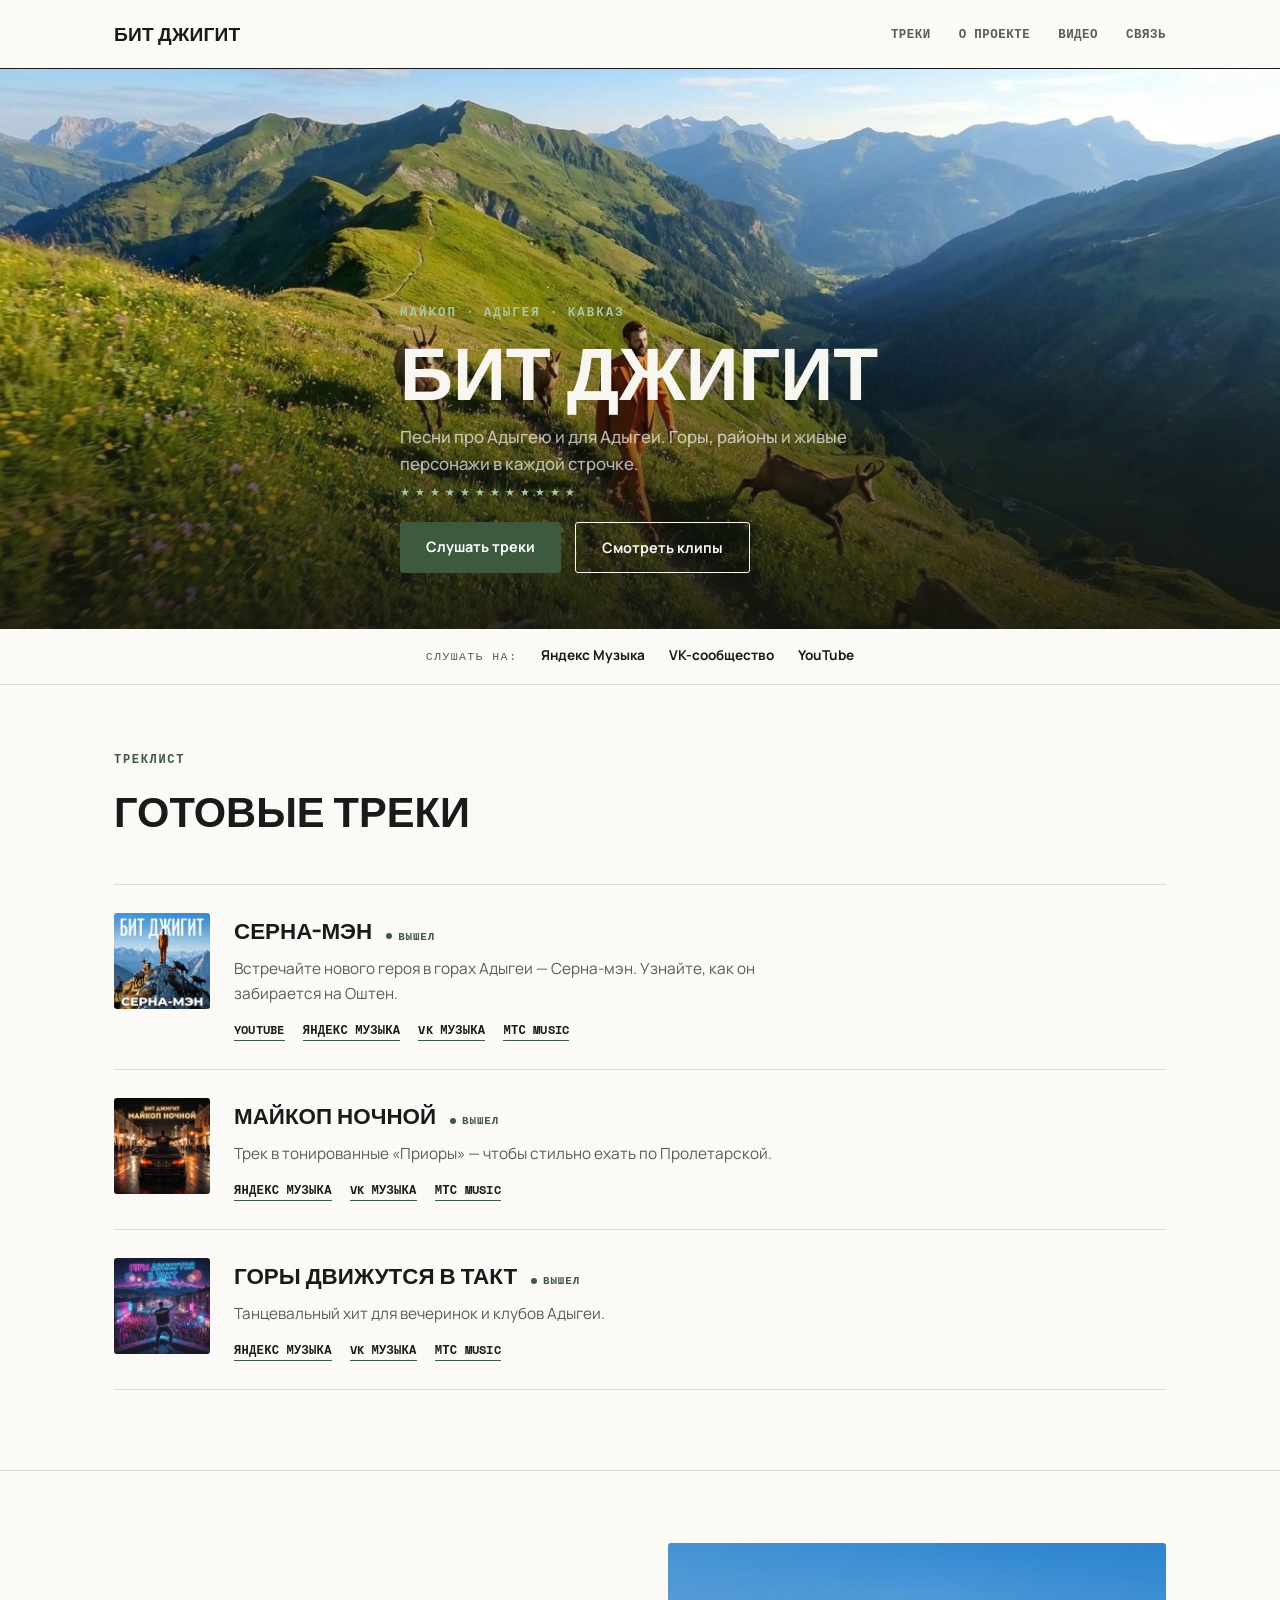
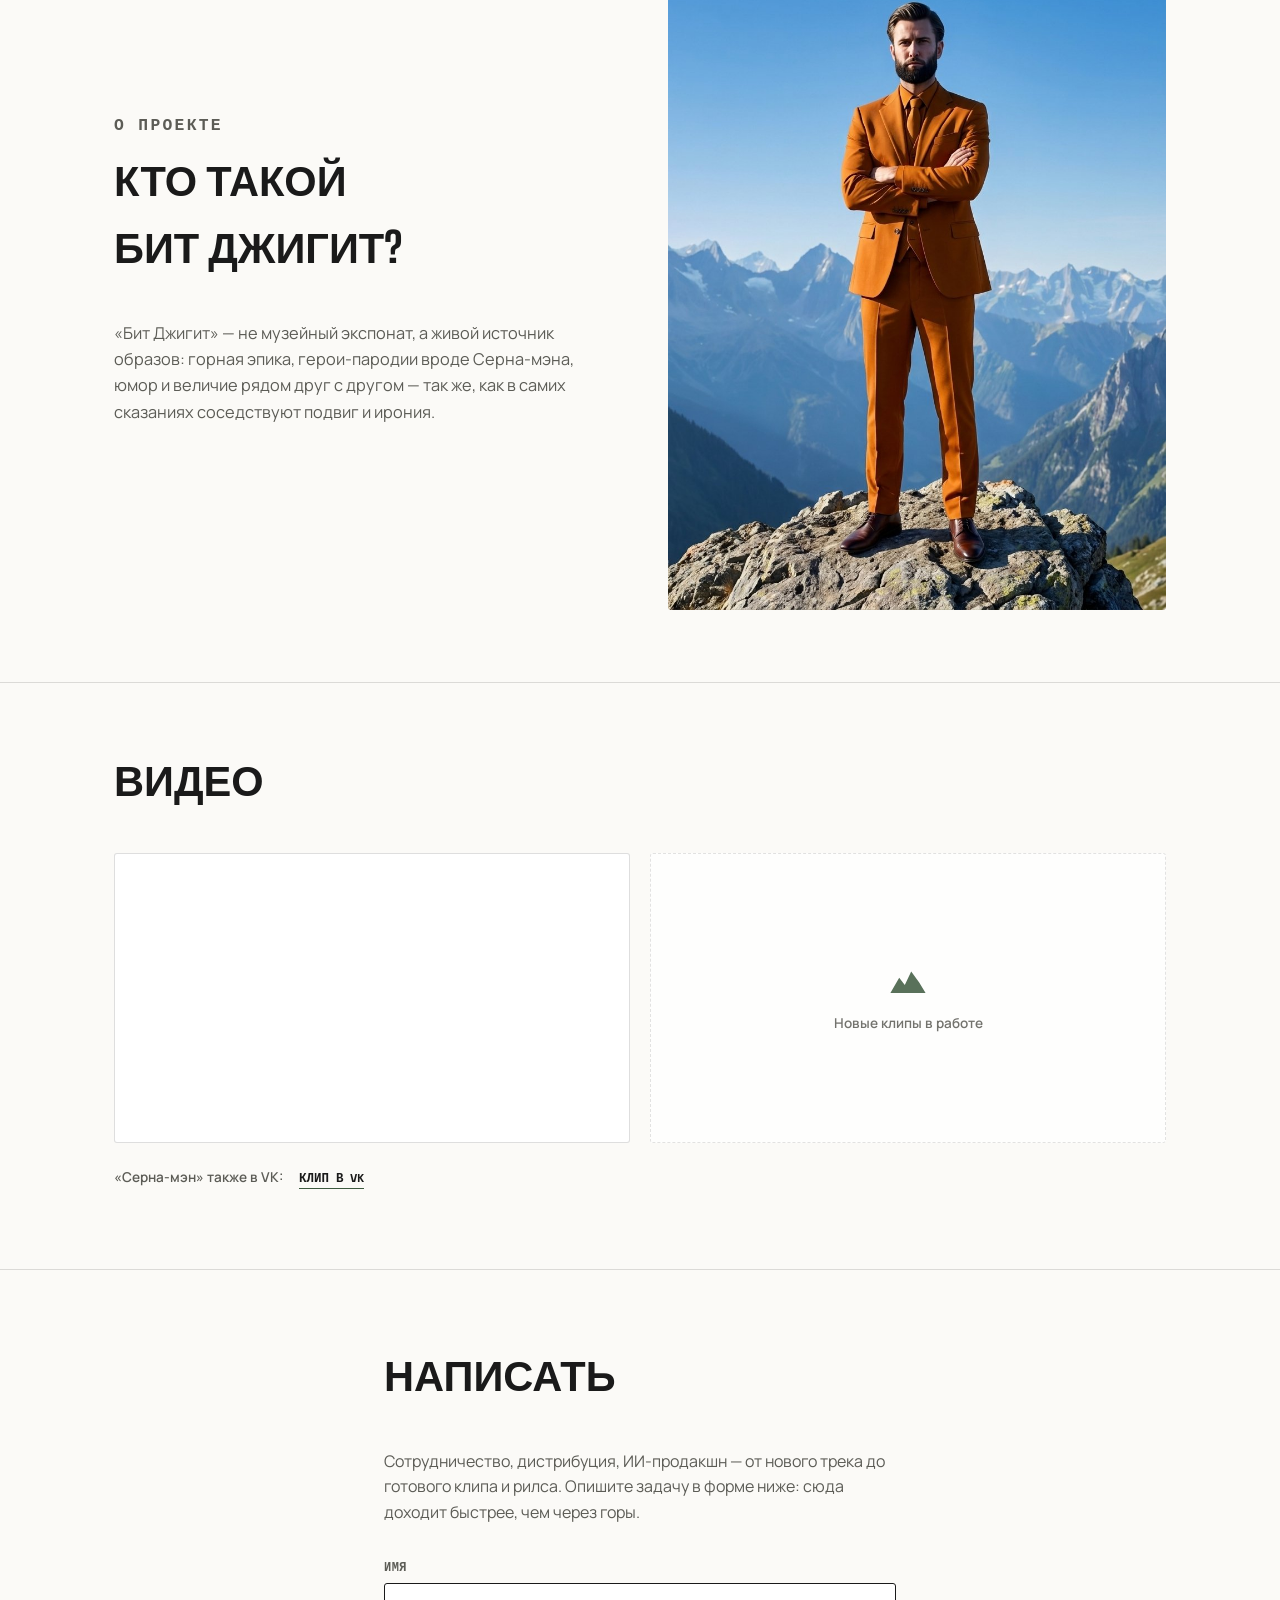
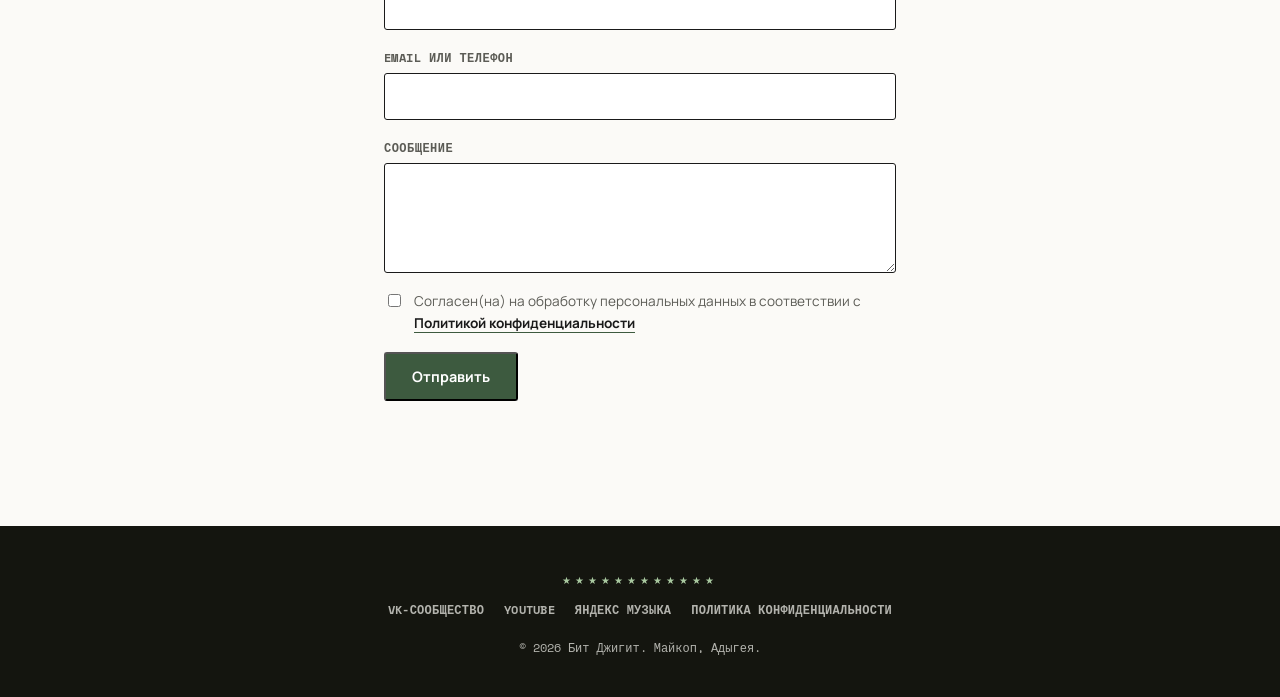
<file: index.html>
<!DOCTYPE html>
<html lang="ru">
<head>
<meta charset="UTF-8">
<meta name="viewport" content="width=device-width, initial-scale=1.0">
<title>Бит Джигит — официальный сайт</title>
<meta name="description" content="Бит Джигит — песни про Адыгею и для Адыгеи. Треки, клипы, дистрибуция, ИИ-продакшн.">
<meta property="og:type" content="music.musician">
<meta property="og:url" content="https://beat-jigit.ru/">
<meta property="og:title" content="Бит Джигит">
<meta property="og:description" content="Песни про Адыгею и для Адыгеи. Треки, клипы, дистрибуция, ИИ-продакшн.">
<meta property="og:image" content="assets/og-cover.png">
<meta property="og:image:width" content="1200">
<meta property="og:image:height" content="630">
<meta name="twitter:card" content="summary_large_image">
<meta name="twitter:title" content="Бит Джигит">
<meta name="twitter:description" content="Песни про Адыгею и для Адыгеи. Треки, клипы, дистрибуция, ИИ-продакшн.">
<link rel="icon" type="image/svg+xml" href="assets/favicon.svg">
<link rel="preconnect" href="https://fonts.googleapis.com">
<link rel="preconnect" href="https://fonts.gstatic.com" crossorigin>
<link href="https://fonts.googleapis.com/css2?family=Big+Shoulders+Display:wght@600;700;800&family=Space+Mono:wght@400;700&family=Manrope:wght@400;500;600;700;800&display=swap" rel="stylesheet">
<link rel="stylesheet" href="css/styles.css">
</head>
<body>

<a href="#main" class="skip-link">Перейти к содержимому</a>

<header class="site-header">
  <div class="wrap header-inner">
    <a href="#top" class="logo">БИТ ДЖИГИТ</a>
    <nav class="main-nav" id="mainNav">
      <a href="#tracks">Треки</a>
      <a href="#about">О проекте</a>
      <a href="#video">Видео</a>
      <a href="#contact">Связь</a>
    </nav>
    <button class="nav-toggle" id="navToggle" aria-label="Открыть меню" aria-expanded="false">
      <span></span><span></span><span></span>
    </button>
  </div>
</header>

<main id="main">

  <section class="hero" id="top">
    <div class="hero-bg" aria-hidden="true">
      <img src="assets/photos/hero-serna-man.jpg" alt="" class="hero-photo">
      <div class="hero-scrim"></div>
    </div>
    <div class="wrap hero-content">
      <p class="hero-kicker">Майкоп &middot; Адыгея &middot; Кавказ</p>
      <h1 class="hero-title">БИТ ДЖИГИТ</h1>
      <p class="hero-tagline">Песни про Адыгею и для Адыгеи. Горы, районы и живые персонажи в каждой строчке.</p>
      <div class="stars-row" aria-hidden="true"></div>
      <div class="hero-actions">
        <a href="#tracks" class="btn btn-primary">Слушать треки</a>
        <a href="#video" class="btn btn-ghost">Смотреть клипы</a>
      </div>
    </div>
  </section>

<div class="trust-strip">
    <div class="wrap trust-strip-inner">
      <span class="trust-strip-label">Слушать на:</span>
      <a href="https://music.yandex.ru/artist/26393732" data-platform="yandex" target="_blank" rel="noopener">Яндекс Музыка</a>
      <a href="https://vk.ru/club240515451" data-platform="vk-community" target="_blank" rel="noopener">VK-сообщество</a>
      <a href="https://youtube.com/@beat_jigit" data-platform="youtube" target="_blank" rel="noopener">YouTube</a>
    </div>
  </div>

  <section class="tracks" id="tracks">
    <div class="wrap">
      <p class="section-kicker">Треклист</p>
      <h2 class="section-title">Готовые треки</h2>

      <div class="track-list">

        <article class="track-card">
          <div class="track-cover">
            <img src="assets/photos/cover-serna-man.jpg" alt="Обложка трека «Серна-мэн»">
          </div>
          <div class="track-info">
            <div class="track-heading">
              <h3>Серна-мэн</h3>
              <span class="status status-released"><i class="status-dot" aria-hidden="true"></i>вышел</span>
            </div>
            <p class="track-desc">Встречайте нового героя в горах Адыгеи — Серна-мэн. Узнайте, как он забирается на Оштен.</p>
            <div class="track-links">
              <a href="https://youtu.be/1_-PlhqpNpg" class="track-link" data-link="youtube" target="_blank" rel="noopener">YouTube</a>
              <a href="https://music.yandex.ru/album/43479272/track/154639227" class="track-link" data-link="yandex" target="_blank" rel="noopener">Яндекс Музыка</a>
              <a href="https://vk.ru/audio474499161_456967043_3006eff436e76ed0dc" class="track-link" data-link="vk" target="_blank" rel="noopener">VK Музыка</a>
              <a href="https://mts-music-spo.onelink.me/sKFX/xbjguugc" class="track-link" data-link="mts" target="_blank" rel="noopener">МТС Music</a>
            </div>
          </div>
        </article>

        <article class="track-card">
          <div class="track-cover">
            <img src="assets/photos/cover-maykop-nochnoy.jpg" alt="Обложка трека «Майкоп ночной»">
          </div>
          <div class="track-info">
            <div class="track-heading">
              <h3>Майкоп ночной</h3>
              <span class="status status-released"><i class="status-dot" aria-hidden="true"></i>вышел</span>
            </div>
            <p class="track-desc">Трек в тонированные «Приоры» — чтобы стильно ехать по Пролетарской.</p>
            <div class="track-links">
              <a href="https://music.yandex.ru/album/43305009/track/154238756" class="track-link" data-link="yandex" target="_blank" rel="noopener">Яндекс Музыка</a>
              <a href="https://vk.ru/audio474499181_456964643_28623df6ef4786003c" class="track-link" data-link="vk" target="_blank" rel="noopener">VK Музыка</a>
              <a href="https://mts-music-spo.onelink.me/sKFX/e4m7i0aa" class="track-link" data-link="mts" target="_blank" rel="noopener">МТС Music</a>
            </div>
          </div>
        </article>

        <article class="track-card">
          <div class="track-cover">
            <img src="assets/photos/cover-gory-v-takt.jpg" alt="Обложка трека «Горы движутся в такт»">
          </div>
          <div class="track-info">
            <div class="track-heading">
              <h3>Горы движутся в такт</h3>
              <span class="status status-released"><i class="status-dot" aria-hidden="true"></i>вышел</span>
            </div>
            <p class="track-desc">Танцевальный хит для вечеринок и клубов Адыгеи.</p>
            <div class="track-links">
              <a href="https://music.yandex.ru/album/43427360/track/154512653" class="track-link" data-link="yandex" target="_blank" rel="noopener">Яндекс Музыка</a>
              <a href="https://vk.ru/audio474499135_456967540_2a5819949dfbeeab71" class="track-link" data-link="vk" target="_blank" rel="noopener">VK Музыка</a>
              <a href="https://mts-music-spo.onelink.me/sKFX/inwnzaci" class="track-link" data-link="mts" target="_blank" rel="noopener">МТС Music</a>
            </div>
          </div>
        </article>

      </div>
    </div>
  </section>

<section class="narts" id="about">
    <div class="wrap narts-inner">
      <div class="narts-text">
        <p class="section-kicker">О проекте</p>
        <h2 class="section-title">Кто такой Бит Джигит?</h2>
        <p>«Бит Джигит» — не музейный экспонат, а живой источник образов: горная эпика, герои-пародии вроде Серна-мэна, юмор и величие рядом друг с другом — так же, как в самих сказаниях соседствуют подвиг и ирония.</p>
      </div>
      <div class="narts-visual">
        <img src="assets/photos/serna-man-about.jpg" alt="Бит Джигит в горах Адыгеи">
      </div>
    </div>
  </section>

<section class="video" id="video">
    <div class="wrap">
      <h2 class="section-title">Видео</h2>
      <div class="video-grid">
        <div class="video-embed">
          <iframe src="https://www.youtube.com/embed/1_-PlhqpNpg" title="Серна-мэн — клип" loading="lazy" allow="accelerometer; autoplay; clipboard-write; encrypted-media; gyroscope; picture-in-picture" allowfullscreen></iframe>
        </div>
        <div class="video-placeholder video-placeholder-empty">
          <svg class="video-placeholder-mark" viewBox="0 0 100 100" aria-hidden="true" xmlns="http://www.w3.org/2000/svg">
            <polygon points="6,80 28,42 42,60 58,26 78,54 94,80" />
          </svg>
          <p class="video-placeholder-note">Новые клипы в работе</p>
        </div>
      </div>
      <div class="reels-links">
        <span class="reels-label">«Серна-мэн» также в VK:</span>
        <a href="https://vkvideo.ru/video-240515451_456239022" target="_blank" rel="noopener">Клип в VK</a>
      </div>
    </div>
  </section>

  <section class="contact" id="contact">
    <div class="wrap contact-inner">
      <h2 class="section-title">Написать</h2>
      <p class="contact-lead">Сотрудничество, дистрибуция, ИИ-продакшн — от нового трека до готового клипа и рилса. Опишите задачу в форме ниже: сюда доходит быстрее, чем через горы.</p>

      <form class="contact-form" action="https://api.web3forms.com/submit" method="POST">
        <input type="hidden" name="access_key" value="8dff68e4-2ce8-4b1d-87b7-a7f3a54d855b">
        <input type="hidden" name="subject" value="Новое сообщение с сайта Бит Джигит">
        <input type="checkbox" name="botcheck" class="honeypot" tabindex="-1" autocomplete="off">

        <div class="form-row">
          <label for="name">Имя</label>
          <input type="text" id="name" name="name" required>
        </div>
        <div class="form-row">
          <label for="contact">Email или телефон</label>
          <input type="text" id="contact" name="contact" required>
        </div>
        <div class="form-row">
          <label for="message">Сообщение</label>
          <textarea id="message" name="message" rows="4" required></textarea>
        </div>
        <label class="consent-row">
          <input type="checkbox" name="consent" required>
          <span>Согласен(на) на обработку персональных данных в соответствии с
            <a href="privacy.html" target="_blank" rel="noopener">Политикой конфиденциальности</a></span>
        </label>
        <button type="submit" class="btn btn-primary">Отправить</button>
        <p class="form-status" id="formStatus" role="status"></p>
      </form>
    </div>
  </section>

</main>

<footer class="site-footer">
  <div class="wrap footer-inner">
    <div class="stars-row stars-row-small" aria-hidden="true"></div>
    <div class="footer-links">
      <a href="https://vk.ru/club240515451" data-platform="vk-community" target="_blank" rel="noopener">VK-сообщество</a>
      <a href="https://youtube.com/@beat_jigit" data-platform="youtube" target="_blank" rel="noopener">YouTube</a>
      <a href="https://music.yandex.ru/artist/26393732" data-platform="yandex" target="_blank" rel="noopener">Яндекс Музыка</a>
      <a href="privacy.html">Политика конфиденциальности</a>
    </div>
    <p class="footer-copy">&copy; <span id="year"></span> Бит Джигит. Майкоп, Адыгея.</p>
  </div>
</footer>

<script src="js/main.js"></script>
</body>
</html>
</file>
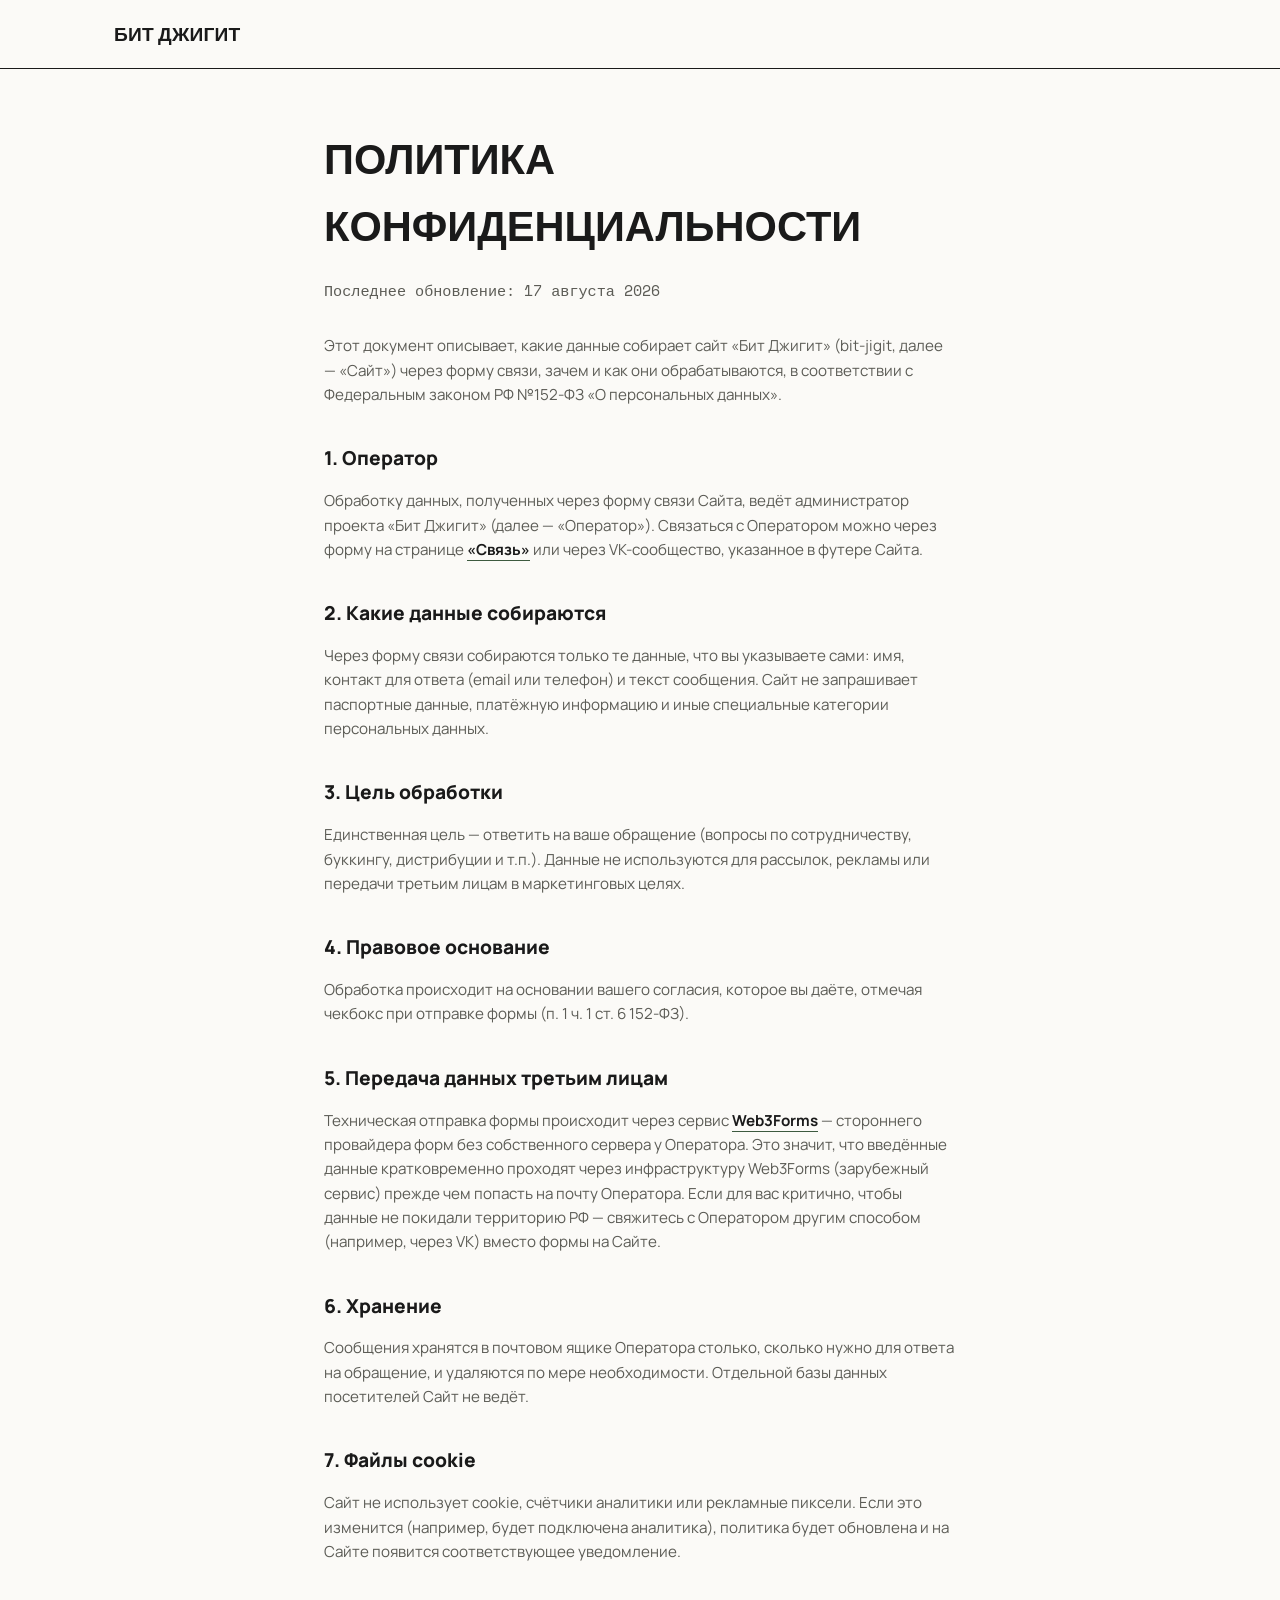
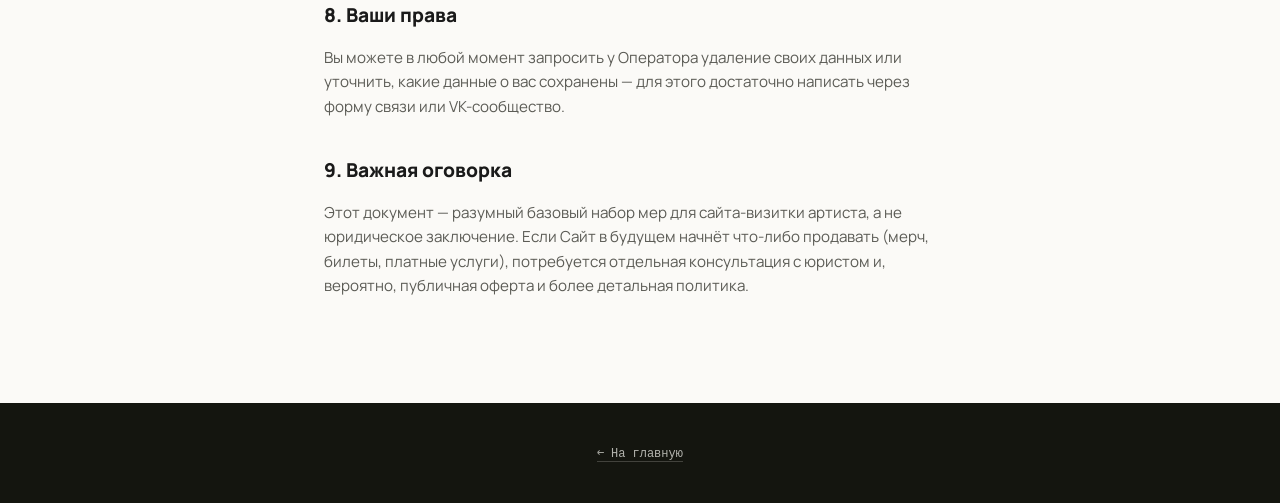
<file: privacy.html>
<!DOCTYPE html>
<html lang="ru">
<head>
<meta charset="UTF-8">
<meta name="viewport" content="width=device-width, initial-scale=1.0">
<title>Политика конфиденциальности — Бит Джигит</title>
<meta name="robots" content="noindex">
<link rel="icon" type="image/svg+xml" href="assets/favicon.svg">
<link href="https://fonts.googleapis.com/css2?family=Big+Shoulders+Display:wght@700;800&family=Space+Mono&family=Manrope:wght@400;500;600;700&display=swap" rel="stylesheet">
<link rel="stylesheet" href="css/styles.css">
</head>
<body>

<header class="site-header">
  <div class="wrap header-inner">
    <a href="index.html" class="logo">БИТ ДЖИГИТ</a>
  </div>
</header>

<main id="main">
  <section class="legal">
    <div class="wrap legal-inner">
      <h1 class="section-title">Политика конфиденциальности</h1>
      <p class="legal-updated">Последнее обновление: 17 августа 2026</p>

      <p>Этот документ описывает, какие данные собирает сайт «Бит Джигит» (bit-jigit, далее — «Сайт») через форму связи, зачем и как они обрабатываются, в соответствии с Федеральным законом РФ №152-ФЗ «О персональных данных».</p>

      <h2>1. Оператор</h2>
      <p>Обработку данных, полученных через форму связи Сайта, ведёт администратор проекта «Бит Джигит» (далее — «Оператор»). Связаться с Оператором можно через форму на странице <a href="index.html#contact">«Связь»</a> или через VK-сообщество, указанное в футере Сайта.</p>

      <h2>2. Какие данные собираются</h2>
      <p>Через форму связи собираются только те данные, что вы указываете сами: имя, контакт для ответа (email или телефон) и текст сообщения. Сайт не запрашивает паспортные данные, платёжную информацию и иные специальные категории персональных данных.</p>

      <h2>3. Цель обработки</h2>
      <p>Единственная цель — ответить на ваше обращение (вопросы по сотрудничеству, буккингу, дистрибуции и т.п.). Данные не используются для рассылок, рекламы или передачи третьим лицам в маркетинговых целях.</p>

      <h2>4. Правовое основание</h2>
      <p>Обработка происходит на основании вашего согласия, которое вы даёте, отмечая чекбокс при отправке формы (п. 1 ч. 1 ст. 6 152-ФЗ).</p>

      <h2>5. Передача данных третьим лицам</h2>
      <p>Техническая отправка формы происходит через сервис <a href="https://web3forms.com" target="_blank" rel="noopener">Web3Forms</a> — стороннего провайдера форм без собственного сервера у Оператора. Это значит, что введённые данные кратковременно проходят через инфраструктуру Web3Forms (зарубежный сервис) прежде чем попасть на почту Оператора. Если для вас критично, чтобы данные не покидали территорию РФ — свяжитесь с Оператором другим способом (например, через VK) вместо формы на Сайте.</p>

      <h2>6. Хранение</h2>
      <p>Сообщения хранятся в почтовом ящике Оператора столько, сколько нужно для ответа на обращение, и удаляются по мере необходимости. Отдельной базы данных посетителей Сайт не ведёт.</p>

      <h2>7. Файлы cookie</h2>
      <p>Сайт не использует cookie, счётчики аналитики или рекламные пиксели. Если это изменится (например, будет подключена аналитика), политика будет обновлена и на Сайте появится соответствующее уведомление.</p>

      <h2>8. Ваши права</h2>
      <p>Вы можете в любой момент запросить у Оператора удаление своих данных или уточнить, какие данные о вас сохранены — для этого достаточно написать через форму связи или VK-сообщество.</p>

      <h2>9. Важная оговорка</h2>
      <p>Этот документ — разумный базовый набор мер для сайта-визитки артиста, а не юридическое заключение. Если Сайт в будущем начнёт что-либо продавать (мерч, билеты, платные услуги), потребуется отдельная консультация с юристом и, вероятно, публичная оферта и более детальная политика.</p>
    </div>
  </section>
</main>

<footer class="site-footer">
  <div class="wrap footer-inner">
    <p class="footer-copy"><a href="index.html">&larr; На главную</a></p>
  </div>
</footer>

</body>
</html>
</file>
<file: css/styles.css>
:root {
  --bg: #fbfaf7;
  --bg-panel: #ffffff;
  --ink: #1a1a1a;
  --ink-dim: #5c5c56;
  --line: rgba(26, 26, 26, 0.14);

  --dark: #14150f;
  --on-dark: #f7f6f1;
  --on-dark-dim: rgba(247, 246, 241, 0.7);
  --line-on-dark: rgba(247, 246, 241, 0.2);

  --green: #3d5a3f;
  --green-bright: #55794f;
  --sage: #a9c9a0;

  --error: #b23a2e;

  --font-display: 'Big Shoulders Display', sans-serif;
  --font-mono: 'Space Mono', monospace;
  --font-body: 'Manrope', sans-serif;

  --radius: 3px;
}

* { box-sizing: border-box; }

html { scroll-behavior: smooth; }

body {
  margin: 0;
  background: var(--bg);
  color: var(--ink);
  font-family: var(--font-body);
  line-height: 1.6;
  -webkit-font-smoothing: antialiased;
}

.skip-link {
  position: absolute;
  top: -48px;
  left: 12px;
  z-index: 100;
  background: var(--green);
  color: #fff;
  padding: 10px 18px;
  border-radius: var(--radius);
  font-weight: 700;
  transition: top 0.2s;
}

.skip-link:focus { top: 12px; }

a:focus-visible,
button:focus-visible,
input:focus-visible,
textarea:focus-visible {
  outline: 2px solid var(--green);
  outline-offset: 2px;
}

.wrap {
  max-width: 1100px;
  margin: 0 auto;
  padding: 0 24px;
}

a { color: inherit; text-decoration: none; }

h1, h2, h3 {
  font-family: var(--font-display);
  font-weight: 800;
  letter-spacing: 0;
  text-transform: uppercase;
  margin: 0;
  text-wrap: balance;
}

/* Header (masthead) */

.site-header {
  position: sticky;
  top: 0;
  z-index: 50;
  background: rgba(251, 250, 247, 0.92);
  backdrop-filter: blur(6px);
  border-bottom: 1px solid var(--ink);
}

.header-inner {
  display: flex;
  align-items: center;
  justify-content: space-between;
  height: 68px;
}

.logo {
  font-family: var(--font-display);
  font-weight: 800;
  letter-spacing: 0.01em;
  font-size: 1.2rem;
  color: var(--ink);
}

.main-nav {
  display: flex;
  gap: 28px;
}

.main-nav a {
  font-family: var(--font-mono);
  font-size: 0.78rem;
  font-weight: 700;
  text-transform: uppercase;
  letter-spacing: 0.04em;
  color: var(--ink-dim);
  transition: color 0.15s;
}

.main-nav a:hover { color: var(--green); }

.nav-toggle {
  display: none;
  flex-direction: column;
  justify-content: center;
  gap: 5px;
  width: 32px;
  height: 32px;
  background: none;
  border: none;
  cursor: pointer;
  padding: 0;
}

.nav-toggle span {
  display: block;
  height: 2px;
  background: var(--ink);
}

/* Hero */

.hero {
  position: relative;
  min-height: 560px;
  display: flex;
  align-items: flex-end;
  overflow: hidden;
  background: var(--dark);
  color: var(--on-dark);
  padding-top: 120px;
}

.hero-bg {
  position: absolute;
  inset: 0;
  z-index: 0;
}

.hero-photo {
  width: 100%;
  height: 100%;
  object-fit: cover;
  object-position: center 30%;
  display: block;
}

.hero-scrim {
  position: absolute;
  inset: 0;
  background: linear-gradient(180deg, rgba(20, 21, 15, 0) 40%, rgba(20, 21, 15, 0.55) 72%, rgba(20, 21, 15, 0.88) 100%);
}

.hero-content {
  position: relative;
  z-index: 1;
  padding-bottom: 56px;
  text-align: left;
}

.hero-kicker {
  font-family: var(--font-mono);
  color: var(--sage);
  text-transform: uppercase;
  letter-spacing: 0.16em;
  font-size: 0.78rem;
  font-weight: 700;
  margin: 0 0 16px;
}

.hero-title {
  font-size: clamp(2.6rem, 8vw, 4.6rem);
  color: var(--on-dark);
  line-height: 0.95;
}

.hero-tagline {
  color: var(--on-dark-dim);
  font-size: 1.05rem;
  font-weight: 500;
  max-width: 480px;
  margin: 16px 0 0;
  font-family: var(--font-body);
}

.stars-row {
  margin: 0;
  height: 16px;
  text-align: left;
}

.stars-row::after {
  content: '\2605 \2605 \2605 \2605 \2605 \2605 \2605 \2605 \2605 \2605 \2605 \2605';
  color: var(--sage);
  font-size: 0.7rem;
  letter-spacing: 5px;
}

.stars-row-small::after {
  font-size: 0.6rem;
  letter-spacing: 4px;
}

.hero-actions {
  display: flex;
  gap: 14px;
  flex-wrap: wrap;
  margin-top: 28px;
}

.btn {
  display: inline-block;
  padding: 13px 26px;
  border-radius: var(--radius);
  font-family: var(--font-body);
  font-weight: 700;
  font-size: 0.9rem;
  transition: transform 0.15s, background 0.15s, border-color 0.15s, color 0.15s;
}

.btn-primary {
  background: var(--green);
  color: #fff;
}

.btn-primary:hover { background: var(--green-bright); transform: translateY(-1px); }

.btn-primary:active { transform: translateY(0); }

.btn-ghost {
  border: 1.5px solid var(--on-dark);
  color: var(--on-dark);
}

.btn-ghost:hover { background: rgba(247, 246, 241, 0.1); transform: translateY(-1px); }

.btn-ghost:active { transform: translateY(0); }

/* Trust strip */

.trust-strip {
  background: var(--bg);
  border-bottom: 1px solid var(--line);
}

.trust-strip-inner {
  display: flex;
  align-items: center;
  justify-content: center;
  gap: 24px;
  flex-wrap: wrap;
  padding: 16px 24px;
}

.trust-strip-label {
  font-family: var(--font-mono);
  font-size: 0.72rem;
  text-transform: uppercase;
  letter-spacing: 0.12em;
  color: var(--ink-dim);
}

.trust-strip-inner a {
  font-size: 0.85rem;
  font-weight: 700;
  color: var(--ink);
  border-bottom: 1px solid transparent;
  transition: color 0.15s, border-color 0.15s;
}

.trust-strip-inner a:hover { color: var(--green); border-color: var(--green); }

/* Section shared */

.section-kicker {
  font-family: var(--font-mono);
  color: var(--green);
  text-transform: uppercase;
  letter-spacing: 0.14em;
  font-size: 0.75rem;
  font-weight: 700;
  margin: 0 0 10px;
}

.section-title {
  font-size: clamp(1.9rem, 4vw, 2.6rem);
  color: var(--ink);
  margin-bottom: 40px;
}

/* Tracks — editorial listing */

.tracks {
  background: var(--bg);
  padding: 64px 0 80px;
}

.track-list {
  display: flex;
  flex-direction: column;
}

.track-card {
  display: flex;
  gap: 24px;
  align-items: flex-start;
  padding: 28px 0;
  border-top: 1px solid var(--line);
}

.track-list .track-card:last-child { border-bottom: 1px solid var(--line); }

.track-cover {
  flex: 0 0 96px;
  width: 96px;
  height: 96px;
  border-radius: var(--radius);
  background: var(--ink);
  overflow: hidden;
}

.track-cover svg {
  width: 60%;
  height: 60%;
  fill: var(--green);
}

.track-cover img {
  width: 100%;
  height: 100%;
  object-fit: cover;
}

.track-info { flex: 1; min-width: 0; }

.track-heading {
  display: flex;
  align-items: baseline;
  gap: 14px;
  flex-wrap: wrap;
  margin-bottom: 8px;
}

.track-heading h3 {
  font-size: 1.4rem;
  color: var(--ink);
}

.status {
  display: inline-flex;
  align-items: center;
  gap: 6px;
  font-family: var(--font-mono);
  font-size: 0.68rem;
  font-weight: 700;
  text-transform: uppercase;
  letter-spacing: 0.08em;
  color: var(--green);
}

.status-dot {
  width: 6px;
  height: 6px;
  border-radius: 50%;
  background: currentColor;
  flex-shrink: 0;
}

.status-preparing { color: var(--ink-dim); }
.status-development { color: var(--ink-dim); }

.track-desc {
  color: var(--ink-dim);
  font-size: 0.96rem;
  margin: 0 0 14px;
  max-width: 60ch;
}

.track-links {
  display: flex;
  gap: 18px;
  flex-wrap: wrap;
}

.track-link {
  font-family: var(--font-mono);
  font-size: 0.76rem;
  font-weight: 700;
  text-transform: uppercase;
  letter-spacing: 0.02em;
  color: var(--ink);
  border-bottom: 1px solid var(--green);
}

.track-link:hover { color: var(--green); }

/* About — profile spread */

.narts {
  background: var(--bg);
  padding: 72px 0;
  border-top: 1px solid var(--line);
}

.narts-inner {
  display: grid;
  grid-template-columns: 1fr 1fr;
  gap: 56px;
  align-items: center;
}

.narts-text p {
  color: var(--ink-dim);
  font-size: 1.02rem;
}

.narts-text p:first-of-type { margin-top: 0; }

.narts-visual img {
  width: 100%;
  height: auto;
  border-radius: var(--radius);
  display: block;
}

/* Video */

.video {
  background: var(--bg);
  padding: 64px 0 80px;
  border-top: 1px solid var(--line);
}

.video-grid {
  display: grid;
  grid-template-columns: repeat(auto-fit, minmax(240px, 1fr));
  gap: 20px;
}

.video-placeholder {
  aspect-ratio: 16 / 9;
  background: var(--bg-panel);
  border: 1px dashed var(--line);
  border-radius: var(--radius);
  display: flex;
  flex-direction: column;
  align-items: center;
  justify-content: center;
  gap: 8px;
  text-align: center;
  padding: 20px;
}

.video-placeholder-note {
  color: var(--ink-dim);
  font-size: 0.85rem;
  font-weight: 600;
  margin: 0;
}

.video-placeholder-empty { opacity: 0.85; }

.video-placeholder-mark {
  width: 40px;
  height: 40px;
  fill: var(--green);
  margin-bottom: 4px;
}

.video-embed {
  aspect-ratio: 16 / 9;
  border-radius: var(--radius);
  overflow: hidden;
  border: 1px solid var(--line);
  background: var(--bg-panel);
}

.video-embed iframe {
  width: 100%;
  height: 100%;
  border: 0;
  display: block;
}

.reels-links {
  display: flex;
  gap: 16px;
  flex-wrap: wrap;
  align-items: center;
  margin-top: 24px;
  font-size: 0.85rem;
}

.reels-label { color: var(--ink-dim); font-weight: 600; }

.reels-links a {
  font-family: var(--font-mono);
  color: var(--ink);
  font-weight: 700;
  font-size: 0.78rem;
  text-transform: uppercase;
  border-bottom: 1px solid var(--green);
}

.reels-links a:hover { color: var(--green); }

/* Contact */

.contact {
  background: var(--bg);
  padding: 72px 0 90px;
  border-top: 1px solid var(--line);
}

.contact-inner { max-width: 560px; }

.contact-lead {
  color: var(--ink-dim);
  margin-bottom: 32px;
}

.contact-form {
  display: flex;
  flex-direction: column;
  gap: 18px;
}

.honeypot {
  position: absolute;
  left: -9999px;
  width: 1px;
  height: 1px;
  overflow: hidden;
}

.form-row {
  display: flex;
  flex-direction: column;
  gap: 6px;
}

.form-row label {
  font-family: var(--font-mono);
  font-size: 0.75rem;
  font-weight: 700;
  text-transform: uppercase;
  letter-spacing: 0.04em;
  color: var(--ink-dim);
}

.form-row input,
.form-row textarea {
  background: var(--bg-panel);
  border: 1.5px solid var(--ink);
  border-radius: var(--radius);
  padding: 12px 14px;
  color: var(--ink);
  font-family: var(--font-body);
  font-size: 0.95rem;
  resize: vertical;
}

.form-row input:focus,
.form-row textarea:focus {
  outline: none;
  border-color: var(--green);
  box-shadow: 0 0 0 3px rgba(61, 90, 63, 0.15);
}

.consent-row {
  display: flex;
  align-items: flex-start;
  gap: 10px;
  font-size: 0.85rem;
  color: var(--ink-dim);
  cursor: pointer;
}

.consent-row input {
  margin-top: 3px;
  flex-shrink: 0;
}

.consent-row a {
  color: var(--ink);
  font-weight: 700;
  border-bottom: 1px solid var(--green);
}

.consent-row a:hover { color: var(--green); }

.contact-form .btn { align-self: flex-start; }

.form-status {
  font-size: 0.88rem;
  font-weight: 600;
  color: var(--ink-dim);
  min-height: 1.2em;
  margin: 0;
}

.form-status.ok { color: var(--green); }
.form-status.err { color: var(--error); }

/* Legal page */

.legal {
  background: var(--bg);
  padding: 56px 0 90px;
}

.legal-inner { max-width: 680px; }

.legal-updated {
  font-family: var(--font-mono);
  color: var(--ink-dim);
  font-size: 0.8rem;
  margin-top: -20px;
  margin-bottom: 32px;
}

.legal h2 {
  font-size: 1.2rem;
  color: var(--ink);
  margin-top: 36px;
  margin-bottom: 10px;
  font-family: var(--font-body);
  font-weight: 800;
  text-transform: none;
}

.legal p {
  color: var(--ink-dim);
  font-size: 0.95rem;
}

.legal a {
  color: var(--ink);
  font-weight: 700;
  border-bottom: 1px solid var(--green);
}

.legal a:hover { color: var(--green); }

/* Footer (colophon) */

.site-footer {
  background: var(--dark);
  color: var(--on-dark-dim);
  padding: 40px 0;
}

.footer-inner {
  display: flex;
  flex-direction: column;
  align-items: center;
  gap: 18px;
  text-align: center;
}

.footer-links {
  display: flex;
  gap: 20px;
  flex-wrap: wrap;
  justify-content: center;
}

.footer-links a {
  font-family: var(--font-mono);
  font-size: 0.75rem;
  font-weight: 700;
  text-transform: uppercase;
  letter-spacing: 0.02em;
  color: var(--on-dark-dim);
}

.footer-links a:hover { color: var(--sage); }

.footer-copy {
  font-family: var(--font-mono);
  color: var(--on-dark-dim);
  font-size: 0.75rem;
  margin: 0;
}

.footer-copy a { color: var(--on-dark-dim); border-bottom: 1px solid var(--line-on-dark); }
.footer-copy a:hover { color: var(--sage); }

/* Not-found page */

.not-found {
  min-height: 100dvh;
  display: flex;
  align-items: center;
  justify-content: center;
  background: var(--dark);
  color: var(--on-dark);
  text-align: center;
  padding: 40px 24px;
}

.not-found-inner { max-width: 420px; }

.not-found-peaks {
  width: 100%;
  max-width: 280px;
  margin: 0 auto 24px;
}

.not-found-peaks .peak-back { fill: rgba(247, 246, 241, 0.08); }
.not-found-peaks .peak-front { fill: transparent; stroke: var(--sage); stroke-width: 1.5; }

.not-found-code {
  font-family: var(--font-display);
  font-size: 4rem;
  color: var(--sage);
  margin: 0;
  line-height: 1;
}

.not-found-title {
  font-size: 1.8rem;
  color: var(--on-dark);
  margin: 8px 0 16px;
  font-family: var(--font-display);
}

.not-found-text {
  color: var(--on-dark-dim);
  margin-bottom: 28px;
}

/* Responsive */

@media (max-width: 760px) {
  .main-nav {
    position: absolute;
    top: 68px;
    left: 0;
    right: 0;
    background: var(--bg);
    border-bottom: 1px solid var(--ink);
    flex-direction: column;
    padding: 16px 24px 24px;
    gap: 16px;
    display: none;
  }

  .main-nav.open { display: flex; }

  .nav-toggle { display: flex; }

  .narts-inner {
    grid-template-columns: 1fr;
  }

  .narts-visual { order: -1; }

  .track-card { flex-direction: column; }

  .track-cover { width: 84px; height: 84px; }
}
</file>
